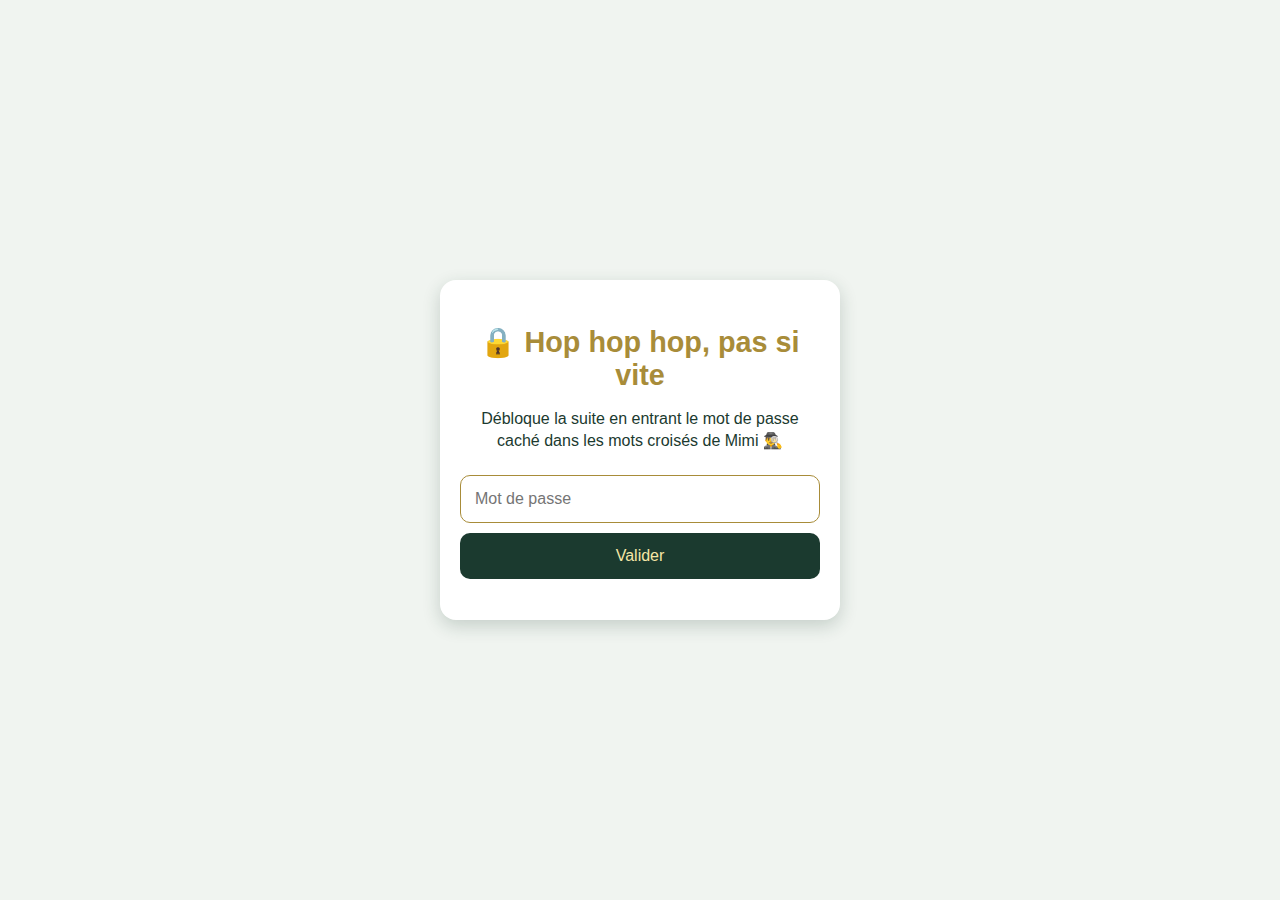
<file: index.html>
<!DOCTYPE html>
<html lang="fr">
<head>
  <meta charset="UTF-8">
  <meta name="viewport" content="width=device-width, initial-scale=1.0">
  <title>Accès restreint</title>
  <link rel="stylesheet" href="style.css">
</head>
<body>

<div class="card">
  <h1>🔒 Hop hop hop, pas si vite</h1>
  <p>Débloque la suite en entrant le mot de passe caché dans les mots croisés de Mimi 🕵️‍♂️</p>

  <input type="text" id="pwd1" placeholder="Mot de passe">
  <button onclick="checkPwd()">Valider</button>

  <p id="error"></p>
  <p id="hint"></p>
</div>

<script>
let attempts1 = 0;

function checkPwd() {
  let value = document.getElementById("pwd1").value.trim().toLowerCase();
  const correct = "password"; // remplace par ton mot de passe

  attempts1++;

  if (value === correct.toLowerCase()) {
    window.location.href = "enigme.html";
  } else {
    document.getElementById("error").innerText = "Raté 😏";
    if (attempts1 >= 3) {
      document.getElementById("hint").innerText = "🇺🇸​🇬🇧​🔏";
    }
  }
}
</script>

</body>
</html>
</file>
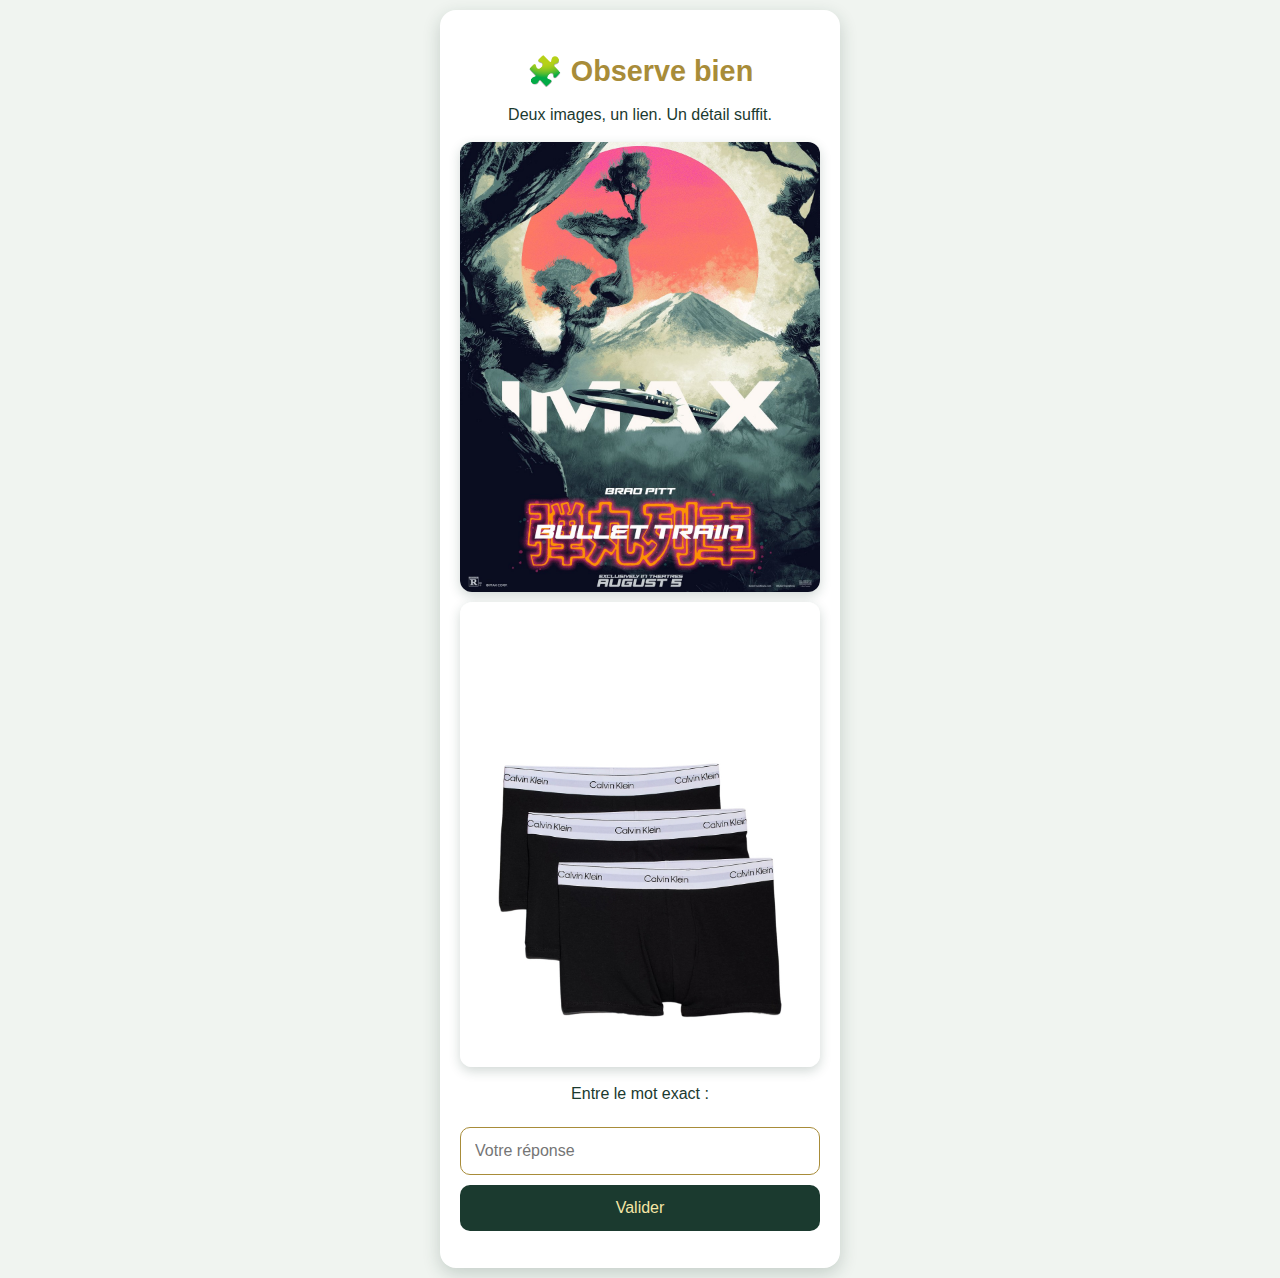
<file: enigme.html>
<!DOCTYPE html>
<html lang="fr">
<head>
  <meta charset="UTF-8">
  <meta name="viewport" content="width=device-width, initial-scale=1.0">
  <title>L’énigme</title>
  <link rel="stylesheet" href="style.css">
</head>
<body>

<div class="card">
  <h1>🧩 Observe bien</h1>
  <p>Deux images, un lien. Un détail suffit.</p>

  <!-- Images côte à côte -->
  <div class="images">
    <img src="images/indice1.jpg" alt="Indice 1">
    <img src="images/indice2.jpg" alt="Indice 2">
  </div>

  <p>Entre le mot exact :</p>

  <input type="text" id="answer" placeholder="Votre réponse">
  <button onclick="checkAnswer()">Valider</button>

  <p id="error"></p>
</div>

<script>
function checkAnswer() {
  let value = document.getElementById("answer").value
                .trim()
                .toLowerCase()
                .replace(/\s+/g, " "); // normalise les espaces

  if (value === "bad bunny") {
    window.location.href = "final.html";
  } else {
    document.getElementById("error").innerText = "Toujours pas 😈";
  }
}
</script>

</body>
</html>
</file>
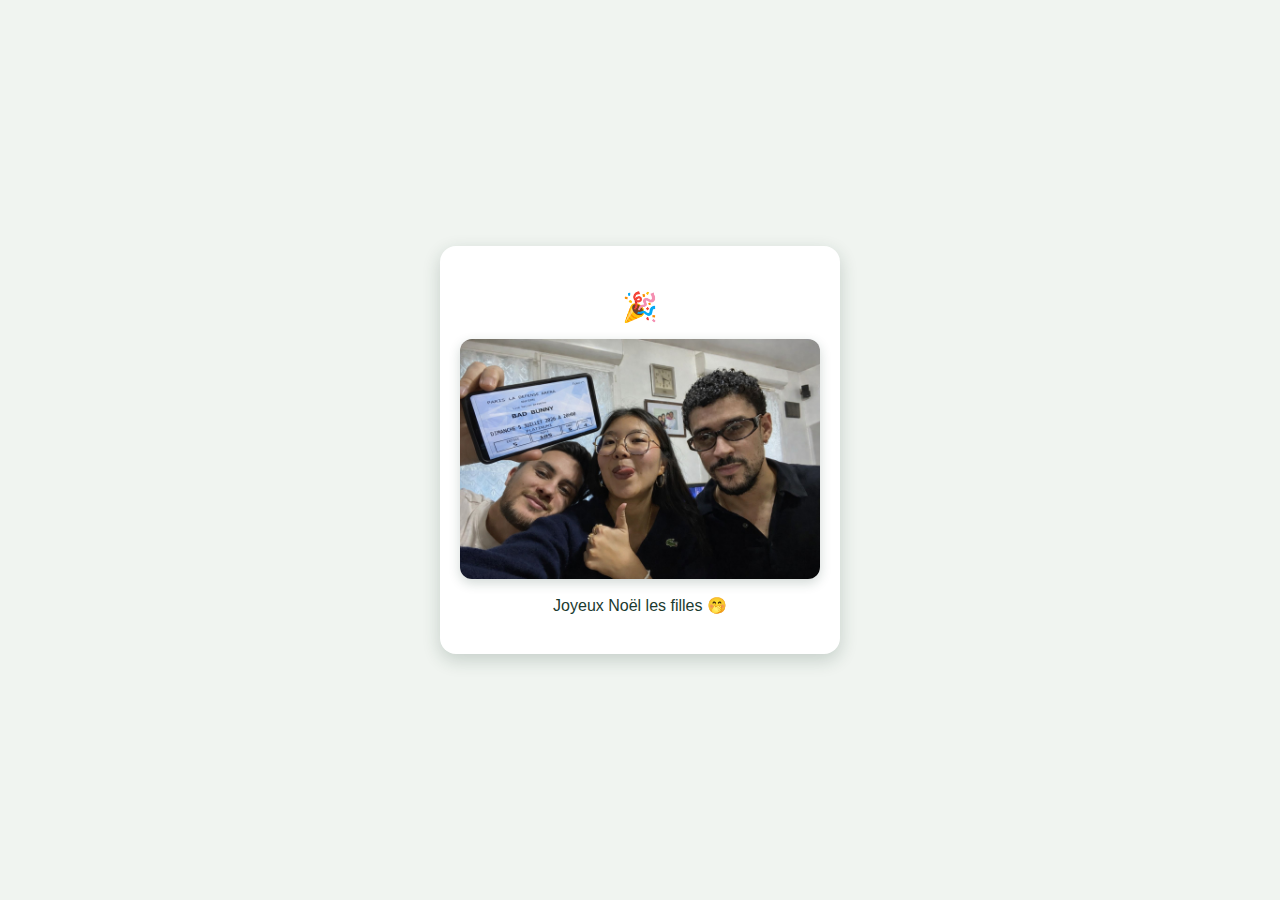
<file: final.html>
<!DOCTYPE html>
<html lang="fr">
<head>
  <meta charset="UTF-8">
  <meta name="viewport" content="width=device-width, initial-scale=1.0">
  <title>Bravo</title>
  <link rel="stylesheet" href="style.css">
</head>
<body>

<div class="card">
  <h1>🎉</h1>
  <img src="images/photo_finale.jpg" alt="Photo finale">
  <p><strong></strong>Joyeux Noël les filles 🤭</strong>​</p>
</div>

</body>
</html>
</file>
<file: style.css>
/* Police globale et centrage principal */
body {
  font-family: "Avenir Next", "Helvetica Neue", Helvetica, Arial, sans-serif;
  background: #f0f4f0; /* fond très clair vert pâle */
  color: #1b3a2f; /* texte principal vert foncé */
  display: flex;
  justify-content: center;
  align-items: center;
  min-height: 100vh;
  margin: 0;
  padding: 10px;
  box-sizing: border-box;
}

/* Carte centrale */
.card {
  background: #ffffff;
  padding: 25px 20px;
  border-radius: 16px;
  max-width: 400px;
  width: 100%;
  text-align: center;
  box-shadow: 0 6px 18px rgba(27, 58, 47, 0.2); /* ombre légèrement verte */
  box-sizing: border-box;
}

/* Titres */
.card h1 {
  font-size: 1.8em;
  margin-bottom: 15px;
  color: #a88c39; /* doré doux */
}

/* Paragraphes */
.card p {
  font-size: 1em;
  margin-bottom: 12px;
  line-height: 1.4;
}

/* Inputs centrés et adaptés */
input {
  width: 100%;
  max-width: 100%;
  padding: 14px;
  margin: 10px 0;
  border-radius: 10px;
  border: 1px solid #a88c39; /* doré */
  font-size: 1em;
  outline: none;
  transition: border 0.2s;
  box-sizing: border-box;
}

input:focus {
  border-color: #1b3a2f; /* vert sapin foncé */
}

/* Boutons centrés et adaptés */
button {
  width: 100%;
  max-width: 100%;
  padding: 14px;
  background: #1b3a2f; /* vert sapin */
  color: #f5e6a6; /* doré clair */
  border: none;
  border-radius: 10px;
  font-size: 1em;
  cursor: pointer;
  transition: background 0.3s;
  box-sizing: border-box;
}

button:hover {
  background: #154229; /* vert encore plus foncé */
}

/* Messages d'erreur */
#error {
  color: #cc4b4b; /* rouge léger pour erreur */
  margin-top: 10px;
  font-weight: bold;
}

/* Images côte à côte */
.images {
  display: flex;
  gap: 10px;
  align-items: center;
  justify-content: center;
  margin: 15px 0;
  flex-wrap: wrap;
}

.images img {
  width: 100%;
  max-width: 48%;
  object-fit: contain;
  border-radius: 12px;
  box-shadow: 0 4px 12px rgba(27,58,47,0.2);
}

/* Image finale responsive et centrée */
.card img {
  display: block;
  margin: 0 auto;
  max-width: 100%;
  height: auto;
  border-radius: 12px;
  box-shadow: 0 4px 12px rgba(27,58,47,0.2);
}

/* Responsive mobile */
@media (max-width: 480px) {
  .images {
    flex-direction: column;
  }

  .images img {
    max-width: 100%;
  }
}
</file>
